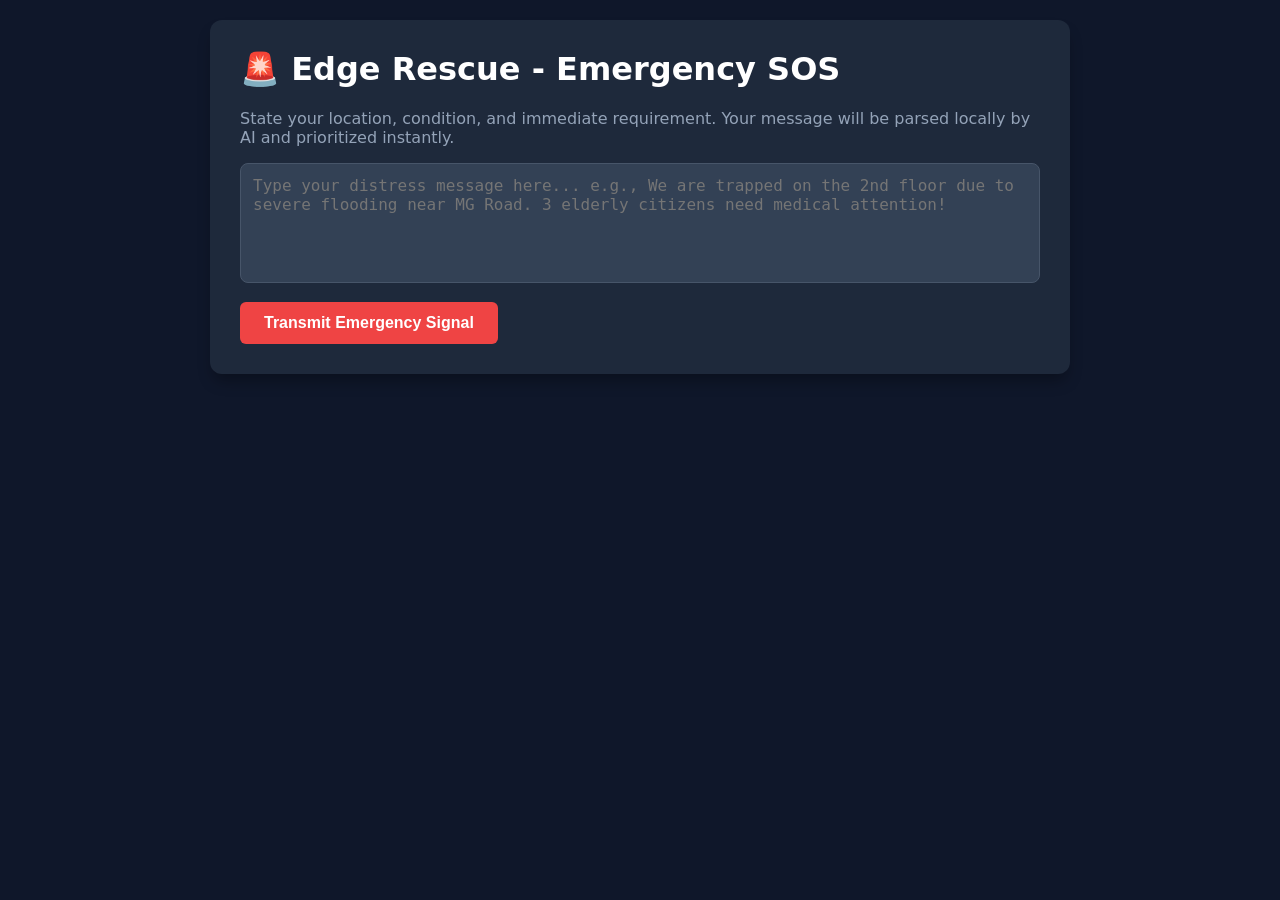
<file: demo/src/main/resources/static/index.html>
<!DOCTYPE html>
<html lang="en">
<head>
    <meta charset="UTF-8">
    <meta name="viewport" content="width=device-width, initial-scale=1.0">
    <title>Kavach - Citizen SOS Portal</title>
    <link rel="stylesheet" href="style.css">
</head>
<body>
    <div class="container">
        <h1>🚨 Edge Rescue - Emergency SOS</h1>
        <p style="color: var(--text-muted)">State your location, condition, and immediate requirement. Your message will be parsed locally by AI and prioritized instantly.</p>
        
        <textarea id="sosMessage" placeholder="Type your distress message here... e.g., We are trapped on the 2nd floor due to severe flooding near MG Road. 3 elderly citizens need medical attention!"></textarea>
        <button onclick="submitSOS()">Transmit Emergency Signal</button>

        <div id="statusResult" style="margin-top: 20px; display: none;" class="ticket-card">
            <h3>Signal Processed Natively</h3>
            <p><strong>Assigned Severity:</strong> <span id="resPriority"></span></p>
            <p><strong>Category:</strong> <span id="resCategory"></span></p>
            <p><strong>AI Extracted Summary:</strong> <span id="resSummary"></span></p>
        </div>
    </div>

    <script>
        async function submitSOS() {
            const msg = document.getElementById('sosMessage').value;
            if(!msg.trim()) return alert("Please enter a valid message.");

            const button = document.querySelector('button');
            button.innerText = "Transmitting via Local Mesh...";
            button.disabled = true;

            try {
                // Adjusting target dynamically to port 8082
                const response = await fetch('http://localhost:8082/api/tickets/submit', {
                    method: 'POST',
                    headers: { 'Content-Type': 'application/json' },
                    body: JSON.stringify({ message: msg })
                });
                
                const ticket = await response.json();
                
                // Show result card
                document.getElementById('statusResult').className = `ticket-card ${ticket.priority}`;
                document.getElementById('statusResult').style.display = 'block';
                document.getElementById('resPriority').innerText = ticket.priority;
                document.getElementById('resCategory').innerText = ticket.category;
                document.getElementById('resSummary').innerText = ticket.summary;

                document.getElementById('sosMessage').value = ''; // clear input
            } catch (error) {
                alert("Transmission failed. Network isolated.");
            } finally {
                button.innerText = "Transmit Emergency Signal";
                button.disabled = false;
            }
        }
    </script>
</body>
</html>
</file>
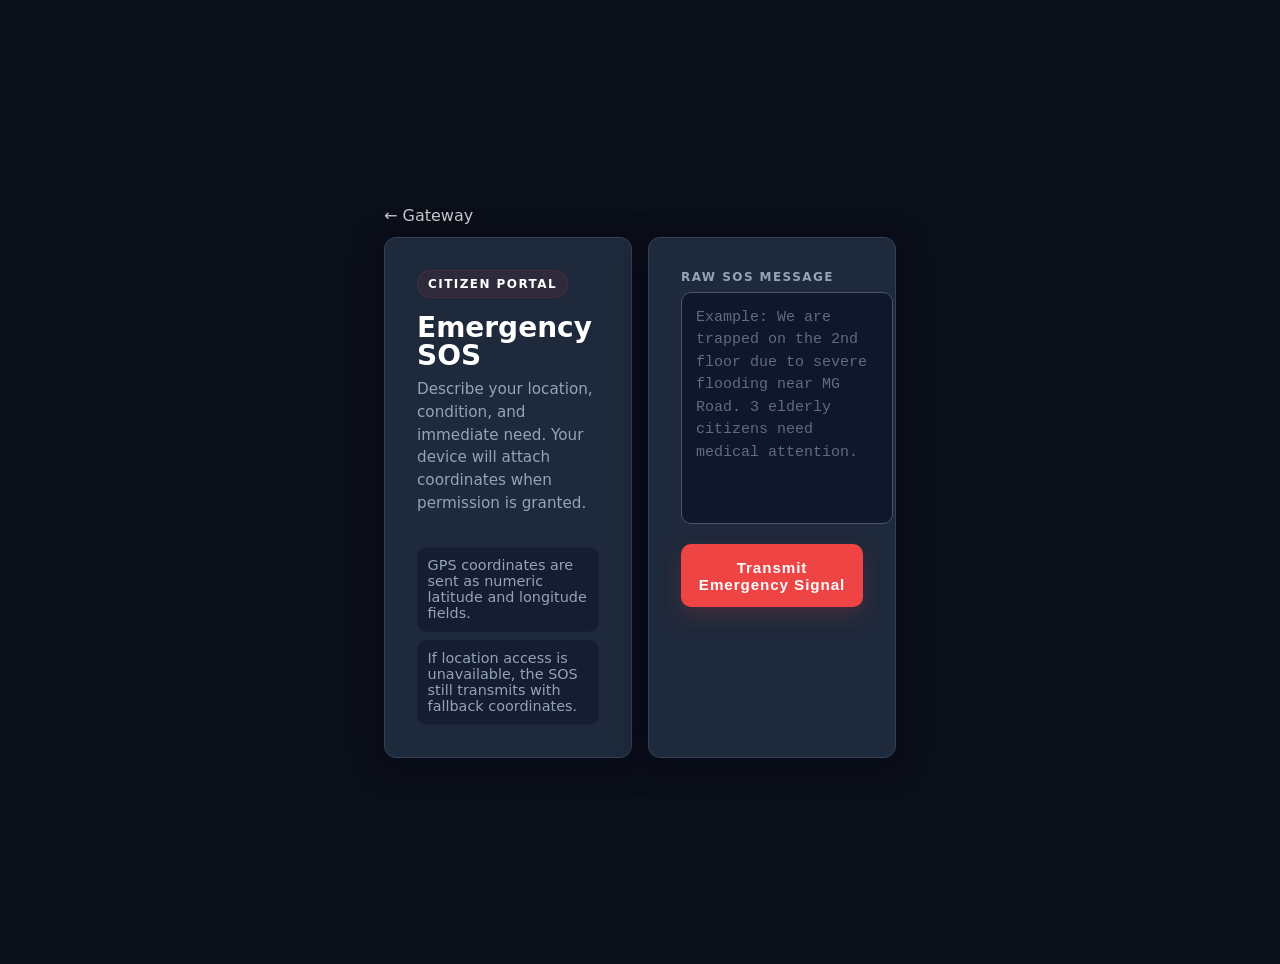
<file: src/main/resources/static/citizen.html>
<!DOCTYPE html>
<html lang="en">
<head>
    <meta charset="utf-8" />
    <meta name="viewport" content="width=device-width,initial-scale=1" />
    <title>EDGE-RESCUE Citizen Portal</title>
    <style>
        /* Premium dark UI — self-contained, Tailwind-inspired tokens */
        :root{
            --canvas:#0b0f19;      /* midnight canvas */
            --card:#1e293b;        /* slate card */
            --card-border:#334155; /* elegant card border */
            --muted:#94a3b8;       /* description / muted text */
            --text:#ffffff;        /* primary text */
            --control:#475569;     /* input border */
            --input-bg:#0f172a;    /* textarea bg */
            --accent-cyan:rgba(34,211,238,0.9);
            --danger:#ef4444;      /* transmit */
            --danger-hover:#dc2626;
            --success:#10b981;
            --priority-panel-alpha:.10;
        }

        /* Base layout & typography */
        html,body{height:100%;}
        body{
            margin:0;
            min-height:100vh;
            display:flex; /* Canvas Centering */
            align-items:center;
            justify-content:center;
            background:var(--canvas);
            color:var(--text);
            font-family: Inter, ui-sans-serif, system-ui, -apple-system, "Segoe UI", Roboto, "Helvetica Neue", Arial;
            -webkit-font-smoothing:antialiased;
            -moz-osx-font-smoothing:grayscale;
            padding:2rem;
        }

        a{color:var(--danger); text-decoration:none}
        a:hover{text-decoration:underline}

        /* Card container */
        .card-wrap{width:100%; max-width:32rem;}
        .card{
            background:var(--card);
            border:1px solid var(--card-border);
            border-radius:0.75rem; /* 12px */
            padding:2rem; /* 32px */
            box-shadow: 0 6px 30px rgba(2,6,23,0.55);
        }

        .grid{display:grid; grid-template-columns:1fr; gap:1rem}
        @media(min-width:900px){ .grid{grid-template-columns:1fr 1fr} }

        .kicker{
            display:inline-block;
            padding:6px 10px;
            font-size:12px;
            font-weight:800;
            text-transform:uppercase;
            letter-spacing:0.12em;
            border-radius:999px;
            color:var(--text);
            background:rgba(239,68,68,0.08);
            border:1px solid rgba(239,68,68,0.12);
        }

        h1{margin:0 0 0.5rem 0; font-size:1.75rem; line-height:1; font-weight:900; color:#ffffff}
        p.lead{margin:0; color:var(--muted); font-size:0.95rem; line-height:1.5}

        /* Textarea styling per spec */
        label{display:block; margin-bottom:0.5rem; font-weight:800; color:var(--muted); font-size:0.75rem; text-transform:uppercase; letter-spacing:0.12em}
        textarea#sosMessage{
            width:100%;
            min-height:10.5rem; /* ~9 rows */
            background:var(--input-bg);
            color:var(--text);
            border:1px solid var(--control);
            border-radius:10px;
            padding:14px;
            font-size:15px;
            line-height:1.5;
            resize:none;
            transition:box-shadow .12s ease, border-color .12s ease, transform .08s ease;
        }
        textarea#sosMessage::placeholder{color:rgba(148,163,184,0.6)}
        textarea#sosMessage:focus{
            border-color:var(--danger);
            box-shadow:0 0 0 6px rgba(239,68,68,0.08);
            outline:none;
            transform:translateY(-1px);
            background:linear-gradient(180deg, rgba(7,11,20,0.6), rgba(2,6,23,0.6));
        }

        /* Transmit button — bold crimson CTA */
        button#submitButton{
            display:inline-block;
            width:100%;
            margin-top:1rem;
            padding:0.9rem 1rem;
            background:var(--danger);
            color:#ffffff;
            font-weight:800;
            border:none;
            border-radius:10px;
            cursor:pointer;
            font-size:0.95rem;
            letter-spacing:0.06em;
            transition:transform .12s ease, background .12s ease, box-shadow .12s ease;
            box-shadow: 0 8px 20px rgba(239,68,68,0.18);
        }
        button#submitButton:hover{ background:var(--danger-hover); transform:translateY(-2px) scale(1.02) }
        button#submitButton:active{ transform:translateY(0) scale(0.995) }
        button#submitButton:disabled{ opacity:.6; cursor:not-allowed; transform:none; box-shadow:none }

        /* Geo status */
        #geoStatus{margin-top:.6rem; color:var(--muted); font-size:0.9rem; min-height:1.1rem}

        /* Result card — matched navy/slate theme */
        #statusResult{ display:none; border-radius:10px; }
        .result-panel{ border:1px solid rgba(99,115,129,0.14); background:rgba(15,23,42,0.6); padding:1rem }

        /* Utility small classes used by JS when toggling classes (escaped where needed) */
        .mt-5{ margin-top:1.25rem }
        .rounded-lg{ border-radius:12px }
        .border{ border-width:1px; border-style:solid }
        .p-5{ padding:1.25rem }
        .rounded-full{ border-radius:999px }
        .px-3{ padding-left:.75rem; padding-right:.75rem }
        .py-1{ padding-top:.25rem; padding-bottom:.25rem }
        .text-xs{ font-size:.75rem }
        .font-black{ font-weight:900 }

        /* Priority tone classes (escaped slashes) */
        .border-red-400\/50{ border-color: rgba(239,68,68,0.5) }
        .bg-red-500\/10{ background-color: rgba(239,68,68,var(--priority-panel-alpha)) }
        .bg-red-400{ background-color: #ef4444 }
        .text-red-950{ color: var(--canvas) }

        .border-emerald-400\/40{ border-color: rgba(16,185,129,0.4) }
        .bg-emerald-500\/10{ background-color: rgba(16,185,129,var(--priority-panel-alpha)) }
        .bg-emerald-300{ background-color: #6ee7b7 }
        .text-emerald-950{ color: var(--canvas) }

        .border-cyan-400\/40{ border-color: rgba(34,211,238,0.4) }
        .bg-cyan-500\/10{ background-color: rgba(34,211,238,var(--priority-panel-alpha)) }
        .bg-cyan-300{ background-color: #67e8f9 }
        .text-cyan-950{ color: var(--canvas) }

        /* small dl styling */
        dl{ margin:0 }
        dt{ font-size:.72rem; color:var(--muted); text-transform:uppercase; letter-spacing:0.12em; font-weight:800 }
        dd{ margin-top:.35rem; color:#e6eef8; font-weight:700 }

    </style>
</head>
<body>
    <div class="card-wrap">
        <a href="index.html" style="display:inline-block;margin-bottom:12px;color:rgba(255,255,255,0.85);opacity:0.9">← Gateway</a>

        <div class="grid">
            <div class="card" style="display:flex;flex-direction:column;justify-content:space-between;gap:1rem">
                <div>
                    <span class="kicker">Citizen Portal</span>
                    <h1 style="margin-top:1rem">Emergency SOS</h1>
                    <p class="lead">Describe your location, condition, and immediate need. Your device will attach coordinates when permission is granted.</p>
                </div>

                <div style="margin-top:1rem;display:grid;gap:.5rem">
                    <div style="background:rgba(15,23,42,0.6);border:1px solid rgba(51,65,85,0.12);padding:.6rem;border-radius:10px;color:var(--muted);font-size:.9rem">GPS coordinates are sent as numeric latitude and longitude fields.</div>
                    <div style="background:rgba(15,23,42,0.6);border:1px solid rgba(51,65,85,0.12);padding:.6rem;border-radius:10px;color:var(--muted);font-size:.9rem">If location access is unavailable, the SOS still transmits with fallback coordinates.</div>
                </div>
            </div>

            <div class="card">
                <label for="sosMessage">Raw SOS Message</label>
                <textarea id="sosMessage" rows="9" placeholder="Example: We are trapped on the 2nd floor due to severe flooding near MG Road. 3 elderly citizens need medical attention."></textarea>

                <button id="submitButton" type="button" onclick="submitSOS()">Transmit Emergency Signal</button>

                <p id="geoStatus"></p>

                <div id="statusResult" class="result-panel" aria-hidden="true">
                    <div style="display:flex;justify-content:space-between;align-items:center;gap:.75rem;margin-bottom:.75rem">
                        <h2 style="margin:0;font-size:1.05rem;font-weight:900;color:var(--text)">Signal Processed</h2>
                        <span id="resPriorityBadge" class="rounded-full px-3 py-1 text-xs font-black" style="background:rgba(99,115,129,0.06);color:var(--text)">MEDIUM</span>
                    </div>

                    <dl style="display:grid;grid-template-columns:1fr 1fr;gap:.6rem">
                        <div>
                            <dt>Category</dt>
                            <dd id="resCategory">OTHER</dd>
                        </div>
                        <div>
                            <dt>Region</dt>
                            <dd id="resRegion">Global</dd>
                        </div>
                        <div style="grid-column:1 / -1">
                            <dt>AI Extracted Summary</dt>
                            <dd id="resSummary">Emergency logged.</dd>
                        </div>
                        <div>
                            <dt>Latitude</dt>
                            <dd id="resLatitude">0.000000</dd>
                        </div>
                        <div>
                            <dt>Longitude</dt>
                            <dd id="resLongitude">0.000000</dd>
                        </div>
                    </dl>
                </div>
            </div>
        </div>
    </div>

    <script>
        const API_BASE = 'http://localhost:8082';

        function submitSOS() {
            const message = document.getElementById('sosMessage').value.trim();
            const button = document.getElementById('submitButton');
            const geoStatus = document.getElementById('geoStatus');

            if (!message) {
                alert('Please enter a valid SOS message.');
                return;
            }

            button.innerText = 'Capturing Coordinates...';
            button.disabled = true;
            geoStatus.innerText = 'Requesting browser location permission.';

            if (!navigator.geolocation) {
                geoStatus.innerText = 'Geolocation is unavailable. Transmitting with fallback coordinates.';
                sendData(message, 0.0, 0.0, button);
                return;
            }

            navigator.geolocation.getCurrentPosition(
                position => {
                    const latitude = Number(position.coords.latitude);
                    const longitude = Number(position.coords.longitude);
                    geoStatus.innerText = `Coordinates captured: ${latitude.toFixed(6)}, ${longitude.toFixed(6)}`;
                    sendData(message, latitude, longitude, button);
                },
                error => {
                    console.warn('Geolocation unavailable.', error);
                    geoStatus.innerText = 'Location permission unavailable. Transmitting with fallback coordinates.';
                    sendData(message, 0.0, 0.0, button);
                },
                {
                    enableHighAccuracy: true,
                    timeout: 10000,
                    maximumAge: 30000
                }
            );
        }

        async function sendData(message, latitude, longitude, button) {
            try {
                button.innerText = 'Transmitting SOS...';

                const controller = new AbortController();
                const timeoutMs = 20000; // prevent “stuck transmitting forever”
                const timeoutId = setTimeout(() => controller.abort(), timeoutMs);

                const response = await fetch('/api/tickets/submit', {
                    method: 'POST',
                    headers: {
                        'Content-Type': 'application/json',
                        'Accept': 'application/json'
                    },
                    signal: controller.signal,
                    body: JSON.stringify({
                        message,
                        latitude: parseFloat(latitude) || 0.0,
                        longitude: parseFloat(longitude) || 0.0
                    })
                }).finally(() => clearTimeout(timeoutId));

                if (!response.ok) {
                    const errorPayload = await response.json().catch(() => ({}));
                    throw new Error(errorPayload.error || `HTTP ${response.status}`);
                }

                const ticket = await response.json();
                renderResult(ticket);
                document.getElementById('sosMessage').value = '';
            } catch (error) {
                console.error('Transmission failed.', error);
                if (error && error.name === 'AbortError') {
                    alert('Transmission timed out. Please try again.');
                } else {
                    alert(`Transmission failed: ${error.message || 'Unknown error'}`);
                }
            } finally {
                // CRITICAL: guarantee unlock under every condition
                if (button) {
                    button.innerText = "Transmit Emergency Signal";
                    button.disabled = false;
                }
            }
        }

        function renderResult(ticket) {
            const priority = safeText(ticket.priority, 'MEDIUM').toUpperCase();
            const category = safeText(ticket.category, 'OTHER').toUpperCase();
            const summary = safeText(ticket.summary, 'Emergency logged.');
            const region = safeText(ticket.region || ticket.assignedRegion || ticket.ticketRegion || ticket.zone, 'Global');
            const latitude = safeCoordinate(ticket.latitude);
            const longitude = safeCoordinate(ticket.longitude);

            const tone = getPriorityTone(priority);
            const result = document.getElementById('statusResult');
            const badge = document.getElementById('resPriorityBadge');

            // Apply theme classes while keeping ids intact
            result.style.display = 'block';
            result.className = `mt-5 rounded-lg border ${tone.border} ${tone.panel} p-5`;
            badge.className = `rounded-full ${tone.badge} px-3 py-1 text-xs font-black`;
            badge.innerText = priority;

            document.getElementById('resCategory').innerText = category;
            document.getElementById('resRegion').innerText = region;
            document.getElementById('resSummary').innerText = summary;
            document.getElementById('resLatitude').innerText = latitude;
            document.getElementById('resLongitude').innerText = longitude;
        }

        function getPriorityTone(priority) {
            switch (priority) {
                case 'CRITICAL':
                    return { border: 'border-red-400/50', panel: 'bg-red-500/10', badge: 'bg-red-400 text-red-950' };
                case 'LOW':
                    return { border: 'border-emerald-400/40', panel: 'bg-emerald-500/10', badge: 'bg-emerald-300 text-emerald-950' };
                default:
                    return { border: 'border-cyan-400/40', panel: 'bg-cyan-500/10', badge: 'bg-cyan-300 text-cyan-950' };
            }
        }

        function safeText(value, fallback = '') {
            if (value === undefined || value === null) {
                return fallback;
            }

            const text = String(value).trim();
            return text === '' ? fallback : text;
        }

        function safeCoordinate(value) {
            const number = Number(value);
            return Number.isFinite(number) ? number.toFixed(6) : '0.000000';
        }
    </script>
</body>
</html>
</file>
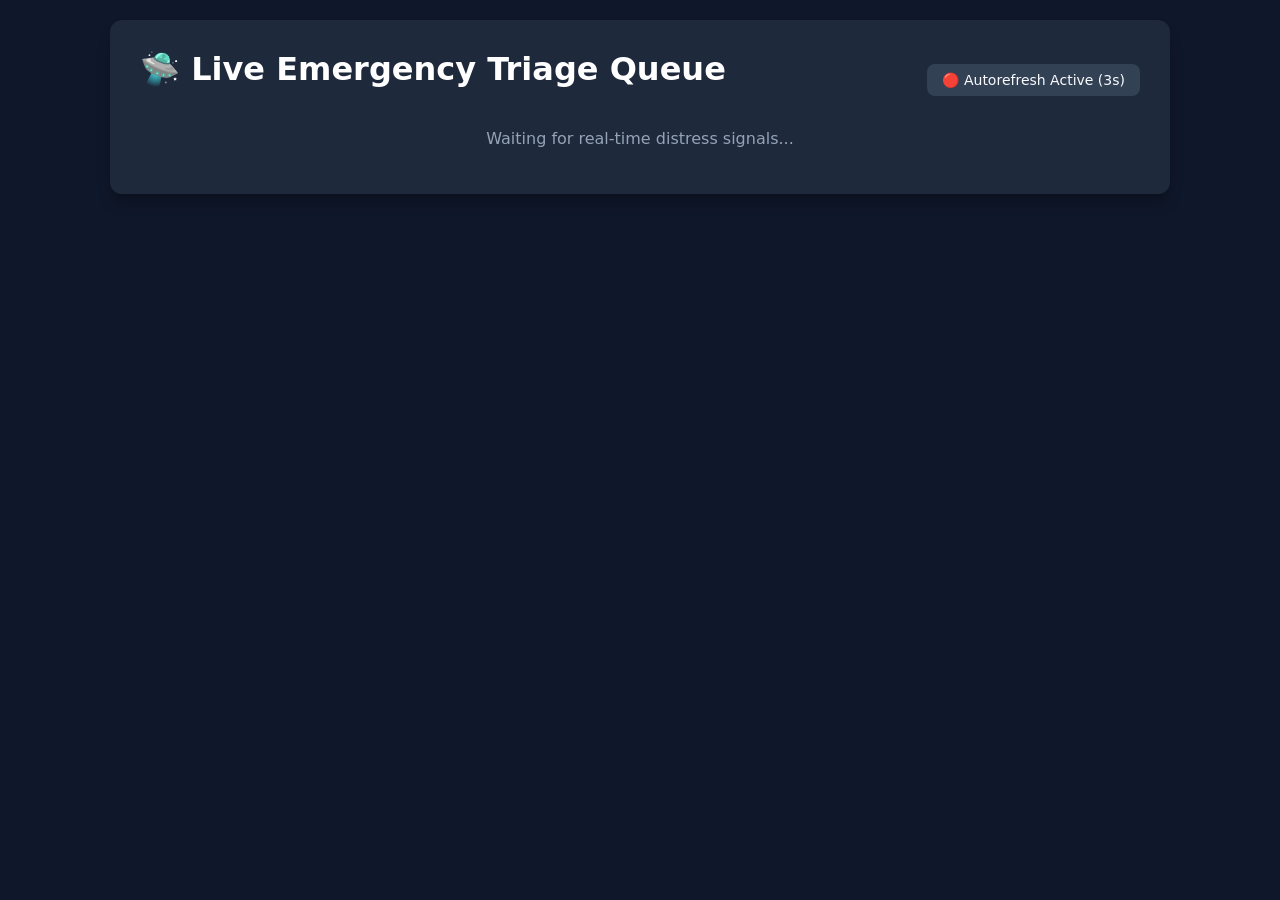
<file: demo/src/main/resources/static/dashboard.html>
<!DOCTYPE html>
<html lang="en">
<head>
    <meta charset="UTF-8">
    <meta name="viewport" content="width=device-width, initial-scale=1.0">
    <title>Kavach - Disaster Command Center</title>
    <link rel="stylesheet" href="style.css">
</head>
<body>
    <div class="container" style="max-width: 1000px;">
        <div style="display: flex; justify-content: space-between; align-items: center; margin-bottom: 20px;">
            <h1>🛸 Live Emergency Triage Queue</h1>
            <span style="background: #334155; padding: 8px 15px; border-radius: 8px; font-size: 14px;">
                🔴 Autorefresh Active (3s)
            </span>
        </div>

        <div id="queueContainer">
            <p style="text-align: center; color: var(--text-muted)">Waiting for real-time distress signals...</p>
        </div>
    </div>

    <script>
        async function fetchLiveQueue() {
            try {
                const response = await fetch('http://localhost:8082/api/tickets/live');
                const tickets = await response.json();
                const container = document.getElementById('queueContainer');
                
                if(tickets.length === 0) {
                    container.innerHTML = `<p style="text-align: center; color: var(--text-muted)">All clear. No active tickets in the emergency stack.</p>`;
                    return;
                }

                container.innerHTML = tickets.map(ticket => `
                    <div class="ticket-card ${ticket.priority}">
                        <span class="badge ${ticket.priority}">${ticket.priority}</span>
                        <h3 style="margin: 0 0 10px 0; color: #fff;">[${ticket.category}] Emergency Resource Request</h3>
                        <p style="margin: 5px 0; color: #e2e8f0;"><strong>AI Triage Verdict:</strong> ${ticket.summary}</p>
                        <p style="margin: 5px 0; font-size: 14px; color: var(--text-muted)"><strong>Raw SOS Message:</strong> "${ticket.rawMessage}"</p>
                        <button class="resolve-btn" onclick="resolveTicket('${ticket.id}')">Mark Resolved & Clear Route</button>
                    </div>
                `).join('');
            } catch (error) {
                console.error("Failed fetching live emergency queue matrix.", error);
            }
        }

        async function resolveTicket(id) {
            try {
                await fetch(`http://localhost:8082/api/tickets/${id}/resolve`, { method: 'DELETE' });
                fetchLiveQueue(); // instantly update view
            } catch (error) {
                alert("Could not process ticket resolution.");
            }
        }

        // Initialize and setup background polling interval loop
        fetchLiveQueue();
        setInterval(fetchLiveQueue, 3000);
    </script>
</body>
</html>
</file>
<file: demo/src/main/resources/static/style.css>
:root {
    --bg-dark: #0f172a;
    --card-bg: #1e293b;
    --accent-red: #ef4444;
    --accent-orange: #f97316;
    --accent-green: #22c55e;
    --text-main: #f8fafc;
    --text-muted: #94a3b8;
}

body {
    font-family: 'Segoe UI', system-ui, sans-serif;
    background-color: var(--bg-dark);
    color: var(--text-main);
    margin: 0;
    padding: 20px;
    display: flex;
    flex-direction: column;
    align-items: center;
}

.container {
    width: 100%;
    max-width: 800px;
    background: var(--card-bg);
    padding: 30px;
    border-radius: 12px;
    box-shadow: 0 10px 15px -3px rgba(0, 0, 0, 0.3);
}

h1 { margin-top: 0; color: #fff; }

textarea {
    width: 100%;
    height: 120px;
    background: #334155;
    border: 1px solid #475569;
    border-radius: 8px;
    color: #fff;
    padding: 12px;
    font-size: 16px;
    resize: none;
    box-sizing: border-box;
}

button {
    background: var(--accent-red);
    color: white;
    border: none;
    padding: 12px 24px;
    font-size: 16px;
    font-weight: bold;
    border-radius: 6px;
    cursor: pointer;
    margin-top: 15px;
    transition: background 0.2s;
}

button:hover { filter: brightness(1.2); }

/* Dashboard Specifics */
.ticket-card {
    background: #334155;
    padding: 20px;
    border-radius: 8px;
    margin-bottom: 15px;
    border-left: 6px solid #fff;
    position: relative;
}

.CRITICAL { border-left-color: var(--accent-red); }
.MEDIUM { border-left-color: var(--accent-orange); }
.LOW { border-left-color: var(--accent-green); }

.badge {
    position: absolute;
    top: 20px;
    right: 20px;
    padding: 4px 10px;
    border-radius: 20px;
    font-size: 12px;
    font-weight: bold;
}

.badge.CRITICAL { background: var(--accent-red); }
.badge.MEDIUM { background: var(--accent-orange); }
.badge.LOW { background: var(--accent-green); }

.resolve-btn {
    background: #475569;
    padding: 6px 12px;
    font-size: 14px;
    margin-top: 10px;
}
.resolve-btn:hover { background: var(--accent-green); }
</file>
